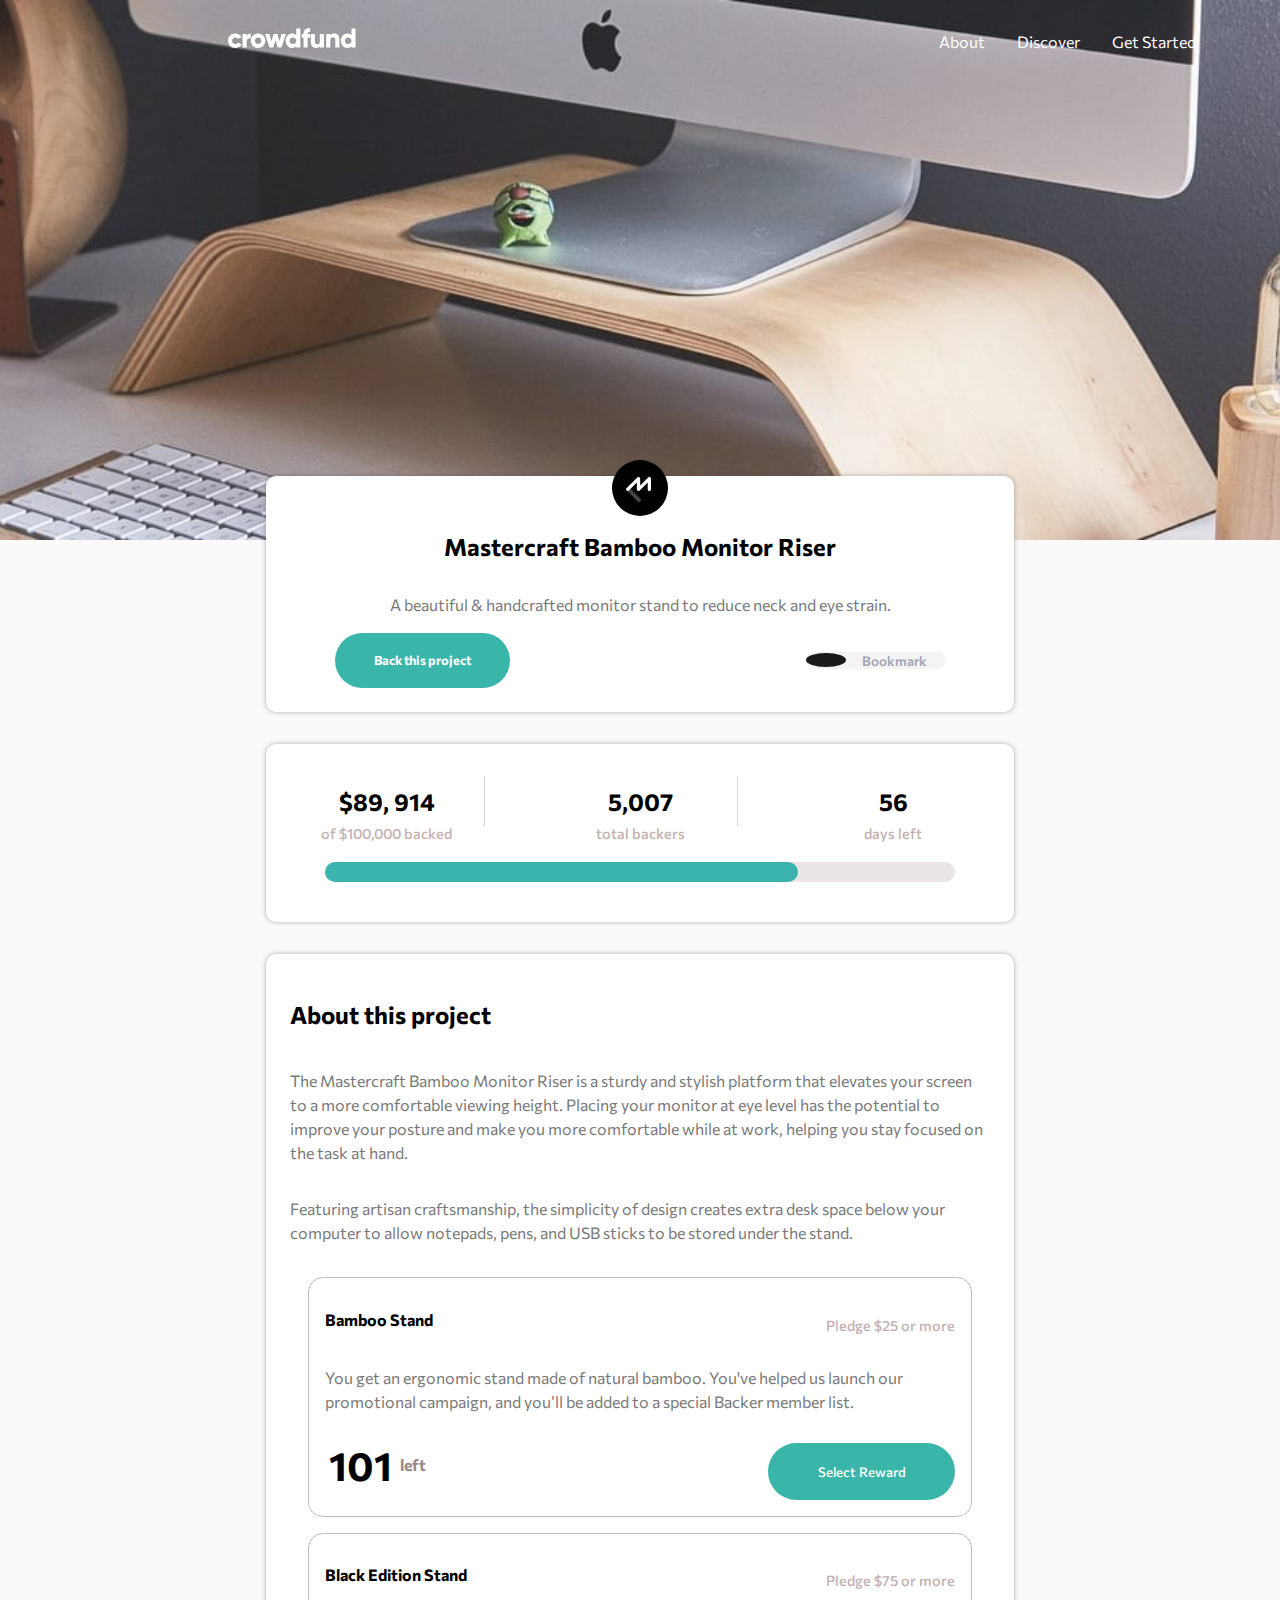
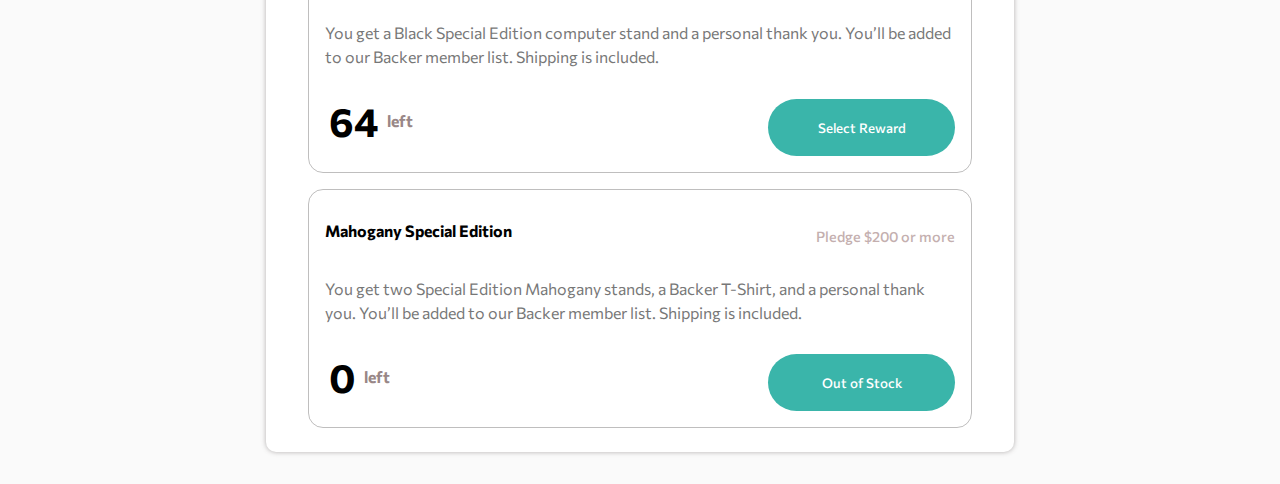
<file: Free wor(web programming)/index.html>
<!DOCTYPE html>
<html lang="en">
  <head>
    <meta charset="UTF-8" />
    <meta name="viewport" content="width=device-width, initial-scale=1.0" />
    <!-- displays site properly based on user's device -->

    <link
      rel="icon"
      type="image/png"
      sizes="32x32"
      href="./favicon-32x32.png"
    />
    <title>Frontend Mentor | Crowdfunding product page</title>
    <link rel="stylesheet" href="./css/general.css" />
    <link rel="stylesheet" href="./css/navbar/navbar.css" />
    <link rel="stylesheet" href="./css/main/main.css" />
    <link rel="stylesheet" href="./css/modal/modal.css" />
    <link rel="stylesheet" href="./css/modal-thanks/modal-thanks.css" />
    <link
      rel="stylesheet"
      media="(min-width: 800px)"
      href="./css/desktop/desktop.css"
    />
    <link
      rel="stylesheet"
      href="https://cdnjs.cloudflare.com/ajax/libs/font-awesome/6.5.1/css/all.min.css"
      integrity="sha512-DTOQO9RWCH3ppGqcWaEA1BIZOC6xxalwEsw9c2QQeAIftl+Vegovlnee1c9QX4TctnWMn13TZye+giMm8e2LwA=="
      crossorigin="anonymous"
      referrerpolicy="no-referrer"
    />
  </head>
  <body>
    <header>
      <h1>
        <img src="./assets/icons/logo.svg" alt="" />
      </h1>
      <a href="#" id="subMenu"
        ><img
          src="./assets/icons/icon-hamburger.svg"
          id="subMenuIcon"
          alt="navbar icon"
      /></a>
      <ul class="subMenu">
        <li><a href="#">About</a></li>
        <li><a href="#">Discover</a></li>
        <li><a href="#">Get Started</a></li>
      </ul>
    </header>
    <main>
      <div class="total-layer" aria-hidden="true"></div>
      <div class="content-section">
        <img src="./assets/icons/logo-mastercraft.svg" alt="" />
        <h1>Mastercraft Bamboo Monitor Riser</h1>
        <p>
          A beautiful & handcrafted monitor stand to reduce neck and eye strain.
        </p>
        <div class="mark-btn">
          <button id="open-modal">Back this project</button>
          <button id="bookmark">
            <!-- <img src="./assets/icons/icon-bookmark.svg" alt="icon bookmark" /> -->
            <div class="icon_book">
              <i class="fa-solid fa-bookmark"></i>
            </div>
            <span class="bookmark">Bookmark</span>
          </button> 
        </div>
      </div>
      <div class="content-section normal-content">
        <div class="stats">
          <h2>$89, 914 <span>of $100,000 backed</span></h2>
          <hr />
          <h2>5,007 <span> total backers</span></h2>
          <hr />
          <h2>56 <span>days left</span></h2>
        </div>
        <div class="progress" aria-label="progress bar"></div>
      </div>
      <div class="content-section normal-content about">
        <h2>About this project</h2>
        <p>
          The Mastercraft Bamboo Monitor Riser is a sturdy and stylish platform
          that elevates your screen to a more comfortable viewing height.
          Placing your monitor at eye level has the potential to improve your
          posture and make you more comfortable while at work, helping you stay
          focused on the task at hand.
        </p>
        <p>
          Featuring artisan craftsmanship, the simplicity of design creates
          extra desk space below your computer to allow notepads, pens, and USB
          sticks to be stored under the stand.
        </p>
        <div class="about-inner">
          <h2>Bamboo Stand <span>Pledge $25 or more</span></h2>
          <p>
            You get an ergonomic stand made of natural bamboo. You've helped us
            launch our promotional campaign, and you’ll be added to a special
            Backer member list.
          </p>
          <div class="reward">
            <h4>101 <span>left</span></h4>
            <button id="open-modal" class="select">Select Reward</button>
          </div>
        </div>
        <div class="about-inner">
          <h2>Black Edition Stand <span>Pledge $75 or more</span></h2>
          <p>
            You get a Black Special Edition computer stand and a personal thank
            you. You’ll be added to our Backer member list. Shipping is
            included.
          </p>
          <div class="reward">
            <h4>64 <span>left</span></h4>
            <button class="select">Select Reward</button>
          </div>
        </div>
        <div class="about-inner">
          <h2>Mahogany Special Edition <span>Pledge $200 or more</span></h2>
          <p>
            You get two Special Edition Mahogany stands, a Backer T-Shirt, and a
            personal thank you. You’ll be added to our Backer member list.
            Shipping is included.
          </p>
          <div class="reward">
            <h4>0 <span>left</span></h4>
            <button>Out of Stock</button>
          </div>
        </div>
      </div>
      <div class="modal-pop">
        <div class="modal-header">
          <h2>Back this project</h2>
          <button aria-label="icon close" id="close-modal">
            <img src="./assets/icons/icon-close-modal.svg" alt="icon close" />
          </button>
        </div>
        <p>
          Want to support us in bringing Mastercraft Bamboo Monitor Riser out in
          the world?
        </p>
        <div class="modal-inner" id="1">
          <label class="content-input">
            <input
              class="radio_input"
              type="radio"
              name="pledge"
              value="pledge"
            />
            <span>Pledge with no reward</span>
          </label>
          <p>
            You get an ergonomic stand made of natural bamboo. You've helped us
            launch our promotional campaign, and you’ll be added to a special
            Backer member list.
          </p>
          <div class="row d-none">
            <div class="col-lg-4">
              <p>Enter your pledge</p>
            </div>
            <div class="amount col-lg-4">
              <div>
                <input
                  type="number"
                  name="pledge"
                  id="option1"
                  placeholder="$ 0.00"
                  required
                />
              </div>
            </div>
            <div class="col-lg-4">
              <button type="submit" id="gotit">Continue</button>
            </div>
          </div>
          <hr />
          <h3>Enter your pledge</h3>
          <div class="input-pledge" aria-hidden="true"></div>
        </div>
        <div class="modal-inner" id="2">
          <label class="content-input">
            <input
              class="radio_input"
              type="radio"
              name="pledge"
              value="pledge"
            />
            <span
              >Bamboo Stand
              <span class="lighter">Pledge $25 or more</span></span
            >
          </label>
          <p>
            You get an ergonomic stand made of natural bamboo. You've helped us
            launch our promotional campaign, and you’ll be added to a special
            Backer member list.
          </p>
          <div class="row d-none">
            <div class="col-lg-4">
              <p>Enter your pledge</p>
            </div>
            <div class="amount col-lg-4">
              <div>
                <input
                  type="text"
                  name="pledge"
                  id="option1"
                  placeholder="$ 0.00"
                  required
                />
              </div>
            </div>
            <div class="col-lg-4">
              <button id="gotit">Continue</button>
            </div>
          </div>
          <h4>101 <span>left</span></h4>
          <hr />
          <h3>Enter your pledge</h3>
          <div class="input-pledge" aria-hidden="true"></div>
        </div>
        <div class="modal-inner" id="3">
          <label class="content-input">
            <input class="radio_input" type="radio" name="pledge" value="pledge" />
            <span
              >Black Edition Stand
              <span class="lighter">Pledge $75 or more</span></span
            >
          </label>
          <p>
            You get a Black Special Edition computer stand and a personal thank
            you. You’ll be added to our Backer member list. Shipping is included
          </p>
          <div class="row d-none">
            <div class="col-lg-4">
              <p>Enter your pledge</p>
            </div>
            <div class="amount col-lg-4">
              <div>
                <input
                  type="text"
                  name="pledge"
                  id="option1"
                  placeholder="$ 0.00"
                />
              </div>
            </div>
            <div class="col-lg-4">
              <button id="gotit">Continue</button>
            </div>
          </div>
          <h4>64 <span>left</span></h4>
          <hr />
          <h3>Enter your pledge</h3>
          <div class="input-pledge" aria-hidden="true"></div>
        </div>
        <div class="modal-inner" id="4">
          <label class="content-input">
            <input class="radio_input" type="radio" name="pledge" value="pledge" />
            <span
              >Mahogany Special Edition
              <span class="lighter">Pledge $200 or more</span></span
            >
          </label>
          <p>
            You get two Special Edition Mahogany stands, a Backer T-Shirt, and a
            personal thank you. You’ll be added to our Backer member list.
            Shipping is included.
          </p>
          <div class="row d-none">
            <div class="col-lg-4">
              <p>Enter your pledge</p>
            </div>
            <div class="amount col-lg-4">
              <div>
                <input
                  type="text"
                  name="pledge"
                  id="option1"
                  placeholder="$ 0.00"
                />
              </div>
            </div>
            <div class="col-lg-4">
              <button id="gotit">Continue</button>
            </div>
          </div>
          <h4>0 <span>left</span></h4>
          <hr />
          <h3>Enter your pledge</h3>
          <div class="input-pledge" aria-hidden="true"></div>
        </div>
      </div>
      <div class="thanks-card" id="thanks-card">
        <img src="./assets/icons/icon-check.svg" alt="done icon" />
        <h2>Thanks for your support!</h2>
        <p>
          Your pledge brings us one step closer to sharing Mastercraft Bamboo
          Monitor Riser worldwide. You will get an email once our campaign is
          completed.
        </p>
        <a href="index.html">Got it!</a>
      </div>
    </main>
    <script src="./js/animations.js"></script>
    <script src="./js/main.js"></script>
  </body>
</html>
</file>
<file: Free wor(web programming)/css/general.css>
@import url("https://fonts.googleapis.com/css2?family=Commissioner:wght@400;500;700;900&display=swap");
html, body {
  box-sizing: border-box;
  padding: 0;
  margin: 0;
  background-color: #fafafa;
}

ol, li {
  list-style: none;
}

a {
  text-decoration: none;
}

main {
  display: block;
  width: 100%;
  z-index: 2;
}/*# sourceMappingURL=general.css.map */
</file>
<file: Free wor(web programming)/css/navbar/navbar.css>
@import url("https://fonts.googleapis.com/css2?family=Commissioner:wght@400;500;700;900&display=swap");
html, body {
  box-sizing: border-box;
  padding: 0;
  margin: 0;
  background-color: #fafafa;
}

ol, li {
  list-style: none;
}

a {
  text-decoration: none;
}

main {
  display: block;
  width: 100%;
  z-index: 2;
}

header {
  display: flex;
  padding: 0;
  margin: 0;
  width: 100%;
  min-height: 40vh;
  background-image: url(../../assets/img/image-hero-desktop.jpg);
  background-position: center;
  background-repeat: no-repeat;
  background-size: cover;
}
header h1 {
  color: #fff;
  font-family: "Commissioner", sans-serif;
  font-weight: 700;
  text-align: center;
  width: 50%;
  font-size: 1.5rem;
  padding-left: 0.5em;
  margin: 0.7em;
}
header a {
  display: flex;
  align-items: flex-start;
  justify-content: flex-end;
  width: 50%;
  max-height: 30px;
  outline: none;
  padding: 1em;
  z-index: 4;
}
header a img {
  padding: 0.5em;
  width: 20px;
}
header ul {
  display: none;
  width: 90%;
  padding: 0;
  left: 50%;
  top: 15%;
  transform: translate(-50%, -15%);
  background-color: #fff;
  box-shadow: 0 0 0.5em rgb(32, 30, 30);
  border-radius: 10px;
  position: absolute;
  z-index: 4;
}
header ul li {
  width: 100%;
  border-bottom: 0.5px solid rgba(230, 222, 222, 0.815);
}
header ul li a {
  color: #000;
  font-family: "Commissioner", sans-serif;
  font-weight: 700;
  text-align: left;
  display: block;
  padding: 1.5em;
}
header ul li:last-child {
  border: none;
}/*# sourceMappingURL=navbar.css.map */
</file>
<file: Free wor(web programming)/css/main/main.css>
@import url("https://fonts.googleapis.com/css2?family=Commissioner:wght@400;500;700;900&display=swap");
html, body {
  box-sizing: border-box;
  padding: 0;
  margin: 0;
  background-color: #fafafa;
}

ol, li {
  list-style: none;
}

a {
  text-decoration: none;
}

main {
  display: block;
  width: 100%;
  z-index: 2;
}

.content-section {
  display: flex;
  flex-direction: column;
  justify-content: center;
  align-items: center;
  width: 80%;
  max-width: 700px;
  margin: auto;
  padding: 1.5em;
  margin-top: -4em;
  margin-bottom: 2em;
  background-color: #fff;
  box-shadow: 0 0 0.3em rgba(77, 69, 69, 0.425);
  border-radius: 10px;
}
.content-section > img {
  margin-top: -2.5em;
}
.content-section .active1 {
  background-color: #3AB5AA !important;
}
.content-section .pledge .amount {
  border-radius: 30px;
  border: none;
  padding: 200px;
}
.content-section h1 {
  color: #000;
  font-family: "Commissioner", sans-serif;
  font-weight: 700;
  text-align: center;
  display: block;
  width: 100%;
  text-align: center;
  font-size: 1.5rem;
}
.content-section p {
  color: #777777;
  font-family: "Commissioner", sans-serif;
  font-weight: 400;
  text-align: center;
  display: block;
  line-height: 1.5;
  width: 100%;
}
.content-section .mark-btn {
  display: flex;
  flex-direction: row;
  justify-content: center;
  align-items: center;
  gap: 1em;
  width: 100%;
}
.content-section .mark-btn :hover {
  transition: 0.6s;
  opacity: 0.8;
}
.content-section .mark-btn .icon_book {
  font-size: 30px;
  background-color: #1A1A1A;
  color: #fff;
  padding: 7px 20px;
  border-radius: 50%;
}
.content-section .mark-btn .icon_book i {
  font-size: 15px;
  margin-bottom: 10px;
}
.content-section .mark-btn button {
  display: flex;
  flex-direction: row;
  justify-content: center;
  align-items: center;
  border-radius: 40px;
  border: none;
}
.content-section .mark-btn button:first-child {
  color: #fff;
  font-family: "Commissioner", sans-serif;
  font-weight: bold;
  text-align: center;
  font-size: 0.8rem;
  width: 70%;
  padding: 1.5em;
  background-color: #3ab5aa;
}
.content-section .mark-btn button:last-child {
  width: auto;
  background-color: transparent;
}
.content-section .mark-btn button:last-child span {
  display: none;
  color: #A6A6B5 !important;
}
.content-section.normal-content {
  margin-top: 0;
}
.content-section.normal-content .stats {
  width: 100%;
}
.content-section.normal-content h2 {
  color: #000;
  font-family: "Commissioner", sans-serif;
  font-weight: bolder;
  text-align: center;
  display: block;
  width: 100%;
}
.content-section.normal-content h2 span {
  color: rgb(196, 175, 175);
  font-family: "Commissioner", sans-serif;
  font-weight: bold;
  text-align: center;
  font-size: 0.9rem;
  font-weight: 500;
  display: block;
  width: 100%;
  padding-top: 0.5em;
}
.content-section.normal-content hr {
  width: 30%;
  border: none;
  border-top: 0.1px solid rgba(219, 210, 210, 0.692);
  background-color: transparent;
}
.content-section.normal-content .progress {
  width: 90%;
  position: relative;
  height: 20px;
  margin: auto;
  margin-bottom: 1em;
  background-color: #ebe5e5;
  border-radius: 30px;
}
.content-section.normal-content .progress::before {
  content: "";
  position: absolute;
  width: 75%;
  height: 20px;
  background-color: #3bb4ad;
  border-radius: 30px;
}
.content-section.about h2,
.content-section.about p {
  text-align: left;
  line-height: 1.5;
}
.content-section.about .about-inner {
  display: flex;
  flex-direction: column;
  justify-content: center;
  align-items: flex-start;
  width: 90%;
  margin-top: 1em;
  padding: 1em;
  border: 1px solid rgba(66, 62, 62, 0.337);
  border-radius: 15px;
}
.content-section.about .about-inner h2 {
  font-size: 1rem;
}
.content-section.about .about-inner h2 span {
  text-align: left;
}
.content-section.about .about-inner .reward {
  width: 100%;
  display: flex;
  flex-direction: column;
}
.content-section.about .about-inner .reward h4 {
  display: flex;
  flex-direction: row;
  justify-content: flex-start;
  align-items: center;
  color: rgb(0, 0, 0);
  font-family: "Commissioner", sans-serif;
  font-weight: bold;
  text-align: left;
  margin: 0.1em;
  font-size: 2.5rem;
}
.content-section.about .about-inner .reward h4 span {
  color: rgb(153, 135, 135);
  padding-left: 0.5em;
  font-size: 1rem;
}
.content-section.about .about-inner .reward button {
  color: #fff;
  font-family: "Commissioner", sans-serif;
  font-weight: 500;
  text-align: center;
  display: block;
  padding: 1.5em;
  margin-top: 1em;
  width: 80%;
  border-radius: 30px;
  background-color: #3ab5aa;
  border: none;
}/*# sourceMappingURL=main.css.map */
</file>
<file: Free wor(web programming)/css/modal/modal.css>
@import url("https://fonts.googleapis.com/css2?family=Commissioner:wght@400;500;700;900&display=swap");
html, body {
  box-sizing: border-box;
  padding: 0;
  margin: 0;
  background-color: #fafafa;
}

ol, li {
  list-style: none;
}

a {
  text-decoration: none;
}

main {
  display: block;
  width: 100%;
  z-index: 2;
}

.d-none {
  display: none !important;
}

.total-layer {
  display: block;
  position: fixed;
  top: 0;
  width: 100%;
  min-height: 100%;
  background-color: transparent;
  transition: 1s;
  z-index: -4;
}

.total-layer.show {
  background-color: rgba(31, 29, 29, 0.426);
  z-index: 3;
}

.modal-pop.show {
  transform: translate(-50%, 10%);
  opacity: 1;
  z-index: 4;
}

.modal-pop {
  display: flex;
  flex-direction: column;
  justify-content: center;
  align-items: center;
  position: absolute;
  width: 80%;
  top: 10%;
  left: 50%;
  transform: translate(-10%, -50%);
  color: #000;
  font-family: "Commissioner", sans-serif;
  font-weight: 800;
  text-align: left;
  max-width: 700px;
  display: block;
  opacity: 0;
  padding: 1.5em;
  background-color: rgb(255, 255, 255);
  transform: translate(-50%, -30%);
  border-radius: 10px;
  transition: 1s ease;
  z-index: -4;
}
.modal-pop .modal-header {
  display: flex;
  flex-direction: row;
  justify-content: center;
  align-items: center;
  width: 100%;
}
.modal-pop .modal-header h2 {
  font-size: 1.1rem;
  width: 85%;
}
.modal-pop .modal-header button {
  display: flex;
  flex-direction: row;
  justify-content: center;
  align-items: center;
  width: 15%;
  background-color: transparent;
  border: none;
}
.modal-pop p {
  color: rgb(196, 175, 175);
  font-family: "Commissioner", sans-serif;
  font-weight: 500;
  text-align: left;
  font-size: 0.8rem;
  width: 100%;
}
.modal-pop .modal-inner {
  display: flex;
  flex-direction: column;
  justify-content: center;
  align-items: center;
  color: #000;
  font-family: "Commissioner", sans-serif;
  font-weight: 600;
  text-align: center;
  width: 100%;
  margin: auto;
  border: 1px solid rgba(128, 128, 128, 0.479);
  border-radius: 10px;
  margin-top: 1em;
}
.modal-pop .modal-inner .row {
  border-top: 1px solid hsl(0, 0%, 90%);
  padding: 22px 0;
  display: flex;
  justify-content: space-between;
  align-items: center;
  width: 85%;
  transition: 0.5s;
}
.modal-pop .modal-inner .row p {
  font-size: 16px;
  margin: 0;
  width: 100%;
}
.modal-pop .modal-inner .row button {
  cursor: pointer;
  padding: 1.2rem 1.2rem;
  border: none;
  border-radius: 1.75rem;
  outline: none;
  background-color: hsl(176, 50%, 47%);
  color: hsl(0, 0%, 100%);
  transition: background-color 0.25s ease;
  font-weight: 700;
}
.modal-pop .modal-inner .row button :hover {
  opacity: 0.5;
  background-color: #fff;
  transition: 0.5s;
}
.modal-pop .modal-inner .amount input {
  border-radius: 50px;
  border: none;
  padding: 15px 15px;
  border: 1px solid hsl(0, 0%, 90%);
}
.modal-pop .modal-inner .content-input {
  display: flex;
  flex-direction: row;
  width: 85%;
  margin-top: 2em;
}
.modal-pop .modal-inner .content-input input[type=radio] {
  position: relative;
  width: 20px;
  height: 20px;
  margin-right: 1em;
}
.modal-pop .modal-inner .content-input input[type=radio]::before {
  width: 20px;
  height: 20px;
  background: white;
  border: 1px solid rgba(81, 87, 87, 0.7333333333);
  border-radius: 100%;
  content: "";
  position: absolute;
}
.modal-pop .modal-inner .content-input input[type=radio]::after {
  display: none;
  content: "";
  position: absolute;
  width: 14px;
  height: 14px;
  top: 4px;
  left: 4px;
  background-color: #3ab5aa;
  border-radius: 100%;
}
.modal-pop .modal-inner .content-input input[type=radio]:checked::after {
  display: block;
}
.modal-pop .modal-inner .content-input span {
  display: flex;
  flex-direction: column;
  align-items: flex-start;
  width: 90%;
  text-align: left;
}
.modal-pop .modal-inner .content-input span .lighter {
  font-weight: lighter;
  color: gray;
  font-size: 0.7rem;
}
.modal-pop .modal-inner p {
  width: 85%;
  line-height: 2;
}
.modal-pop .modal-inner h4 {
  width: 80%;
  text-align: left;
}
.modal-pop .modal-inner h4 span {
  color: #3ab5aa;
}
.modal-pop .modal-inner hr {
  display: none;
  width: 100%;
}
.modal-pop .modal-inner h3 {
  color: #3ab5aa;
  font-family: "Commissioner", sans-serif;
  font-weight: 600;
  text-align: center;
  display: none;
  font-size: 1rem;
  width: 80%;
  padding: 0.5em;
}
.modal-pop .modal-inner .input-pledge {
  display: flex;
  flex-direction: row;
  justify-content: center;
  align-items: center;
  width: 80%;
  gap: 1em;
  margin-bottom: 2em;
}
.modal-pop .modal-inner .input-pledge h3 {
  display: none;
}
.modal-pop .modal-inner .input-pledge label {
  position: relative;
  width: 50%;
}
.modal-pop .modal-inner .input-pledge label span {
  position: absolute;
  top: 1em;
  left: 3.5vw;
  color: #3ab5aa;
}
.modal-pop .modal-inner .input-pledge label input[type=text] {
  color: #000;
  font-family: "Commissioner", sans-serif;
  font-weight: 800;
  text-align: left;
  font-size: 1rem;
  width: 80%;
  padding: 0.9em;
  border: 1px solid #3ab5aa;
  border-radius: 150px;
  text-align: right;
  outline: none;
}
.modal-pop .modal-inner .input-pledge button {
  color: #fff;
  font-family: "Commissioner", sans-serif;
  font-weight: 700;
  text-align: center;
  border: none;
  border-radius: 150px;
  background-color: #3ab5aa;
  width: 50%;
  padding: 1.2em;
}
.modal-pop .modal-inner.display-pledge hr {
  display: block;
}
.modal-pop .modal-inner.display-pledge h3 {
  display: block;
}
.modal-pop .modal-inner.display-pledge .input-pledge h3 {
  display: none;
}/*# sourceMappingURL=modal.css.map */
</file>
<file: Free wor(web programming)/css/modal-thanks/modal-thanks.css>
@import url("https://fonts.googleapis.com/css2?family=Commissioner:wght@400;500;700;900&display=swap");
html, body {
  box-sizing: border-box;
  padding: 0;
  margin: 0;
  background-color: #fafafa;
}

ol, li {
  list-style: none;
}

a {
  text-decoration: none;
}

main {
  display: block;
  width: 100%;
  z-index: 2;
}

.thanks-card.show {
  opacity: 1;
  z-index: 4;
}

.thanks-card {
  display: flex;
  flex-direction: column;
  justify-content: center;
  align-items: center;
  position: fixed;
  width: 80%;
  top: 50%;
  left: 50%;
  transform: translate(-50%, -50%);
  max-width: 500px;
  background-color: #fff;
  padding: 1em;
  border-radius: 10px;
  transition: 0.5s ease-in;
  opacity: 0;
  z-index: -4;
  /* The typing effect */
  /* The typewriter cursor effect */
}
.thanks-card h2 {
  color: #000;
  font-family: "Commissioner", sans-serif;
  font-weight: 700;
  text-align: center;
  font-size: 1.1rem;
}
.thanks-card p {
  color: #3ab5aa;
  font-family: "Commissioner", sans-serif;
  font-weight: 500;
  text-align: center;
  font-size: 0.9rem;
  line-height: 2;
}
.thanks-card h4,
.thanks-card a {
  color: rgb(29, 27, 27);
  font-family: "Commissioner", sans-serif;
  font-weight: 700;
  text-align: center;
}
.thanks-card h4 {
  overflow: hidden; /* Ensures the content is not revealed until the animation */
  border-right: 0.15em solid orange; /* The typwriter cursor */
  white-space: nowrap; /* Keeps the content on a single line */
  margin: 0 auto; /* Gives that scrolling effect as the typing happens */
  letter-spacing: 0.15em; /* Adjust as needed */
}
.thanks-card a {
  display: block;
  color: #fff;
  width: 50%;
  margin-top: 1em;
  background-color: #3ab5aa;
  padding: 1em;
  border: none;
  border-radius: 150px;
  cursor: pointer;
}
.thanks-card a:hover {
  background-color: #147a74;
}
.thanks-card h4.type {
  animation: typing 1.5s steps(40, end), blink-caret 0.75s step-end infinite;
}
@keyframes typing {
  from {
    width: 0;
  }
  to {
    width: 100px;
  }
}
@keyframes blink-caret {
  from, to {
    border-color: transparent;
  }
  50% {
    border-color: #3ab5aa;
  }
}/*# sourceMappingURL=modal-thanks.css.map */
</file>
<file: Free wor(web programming)/css/desktop/desktop.css>
@import url("https://fonts.googleapis.com/css2?family=Commissioner:wght@400;500;700;900&display=swap");
html, body {
  box-sizing: border-box;
  padding: 0;
  margin: 0;
  background-color: #fafafa;
}

ol, li {
  list-style: none;
}

a {
  text-decoration: none;
}

main {
  display: block;
  width: 100%;
  z-index: 2;
}

header {
  display: flex;
  flex-direction: row;
  min-height: 60vh;
}
header h1 {
  width: 40%;
  margin: 1em;
}
header a {
  display: none;
}
header ul {
  display: flex;
  justify-content: flex-end;
  width: 50%;
  background-color: transparent;
  box-shadow: none;
  position: inherit;
  transform: translate(0, 0);
}
header ul li {
  width: auto;
  border: none;
}
header ul li a {
  width: 100%;
  padding: 1em;
  color: #fff;
  font-weight: 400;
}
header ul li a:hover {
  font-weight: 600;
}

.content-section .mark-btn #open-modal {
  justify-content: center;
}
.content-section .mark-btn button {
  justify-content: flex-start;
  position: relative;
  cursor: pointer;
  padding: 0;
}
.content-section .mark-btn button:hover {
  background-color: #147a74;
}
.content-section .mark-btn button:first-child {
  width: 25%;
  left: -20%;
}
.content-section .mark-btn button:last-child {
  width: 20%;
  background-color: #f4f4f4;
  right: -20%;
}
.content-section .mark-btn button:last-child span {
  color: #407d79;
  font-family: "Commissioner", sans-serif;
  font-weight: 600;
  text-align: center;
  display: block;
  width: 70%;
}
.content-section.normal-content .stats {
  display: flex;
  flex-direction: row;
}
.content-section.normal-content hr {
  height: 50px;
  border-top: none;
  border-left: 0.3px solid rgba(202, 190, 190, 0.692);
}
.content-section.about .about-inner h2 span {
  width: 50%;
  float: right;
  text-align: right;
}
.content-section.about .about-inner .reward {
  flex-direction: row;
}
.content-section.about .about-inner .reward h4 {
  width: 70%;
  text-align: left;
}
.content-section.about .about-inner .reward button {
  width: 30%;
  cursor: pointer;
}
.content-section.about .about-inner .reward button:hover {
  background-color: #147a74;
}

.modal-pop .modal-header button {
  cursor: pointer;
}
.modal-pop p {
  font-size: 1rem;
}
.modal-pop .modal-inner {
  position: relative;
}
.modal-pop .modal-inner .content-input span {
  flex-direction: row;
  width: 50%;
}
.modal-pop .modal-inner .content-input span .lighter {
  font-weight: bold;
  color: #af9c9c;
  font-size: 1rem;
  padding-left: 1em;
}
.modal-pop .modal-inner h4 {
  position: absolute;
  top: 0.5em;
  width: auto;
  left: 90%;
}
.modal-pop .modal-inner h3 {
  display: none;
}
.modal-pop .modal-inner .input-pledge {
  width: 90%;
}
.modal-pop .modal-inner .input-pledge h3 {
  display: block;
  width: 60%;
  text-align: left;
}
.modal-pop .modal-inner .input-pledge label {
  width: 20%;
}
.modal-pop .modal-inner .input-pledge label span {
  left: 1.5vw;
}
.modal-pop .modal-inner .input-pledge label input[type=text] {
  width: 80%;
}
.modal-pop .modal-inner .input-pledge button {
  width: 20%;
  cursor: pointer;
}
.modal-pop .modal-inner .input-pledge button:hover {
  background-color: #147a74;
}
.modal-pop .modal-inner.display-pledge h3 {
  display: none;
}
.modal-pop .modal-inner.display-pledge .input-pledge h3 {
  display: block;
}/*# sourceMappingURL=desktop.css.map */
</file>
